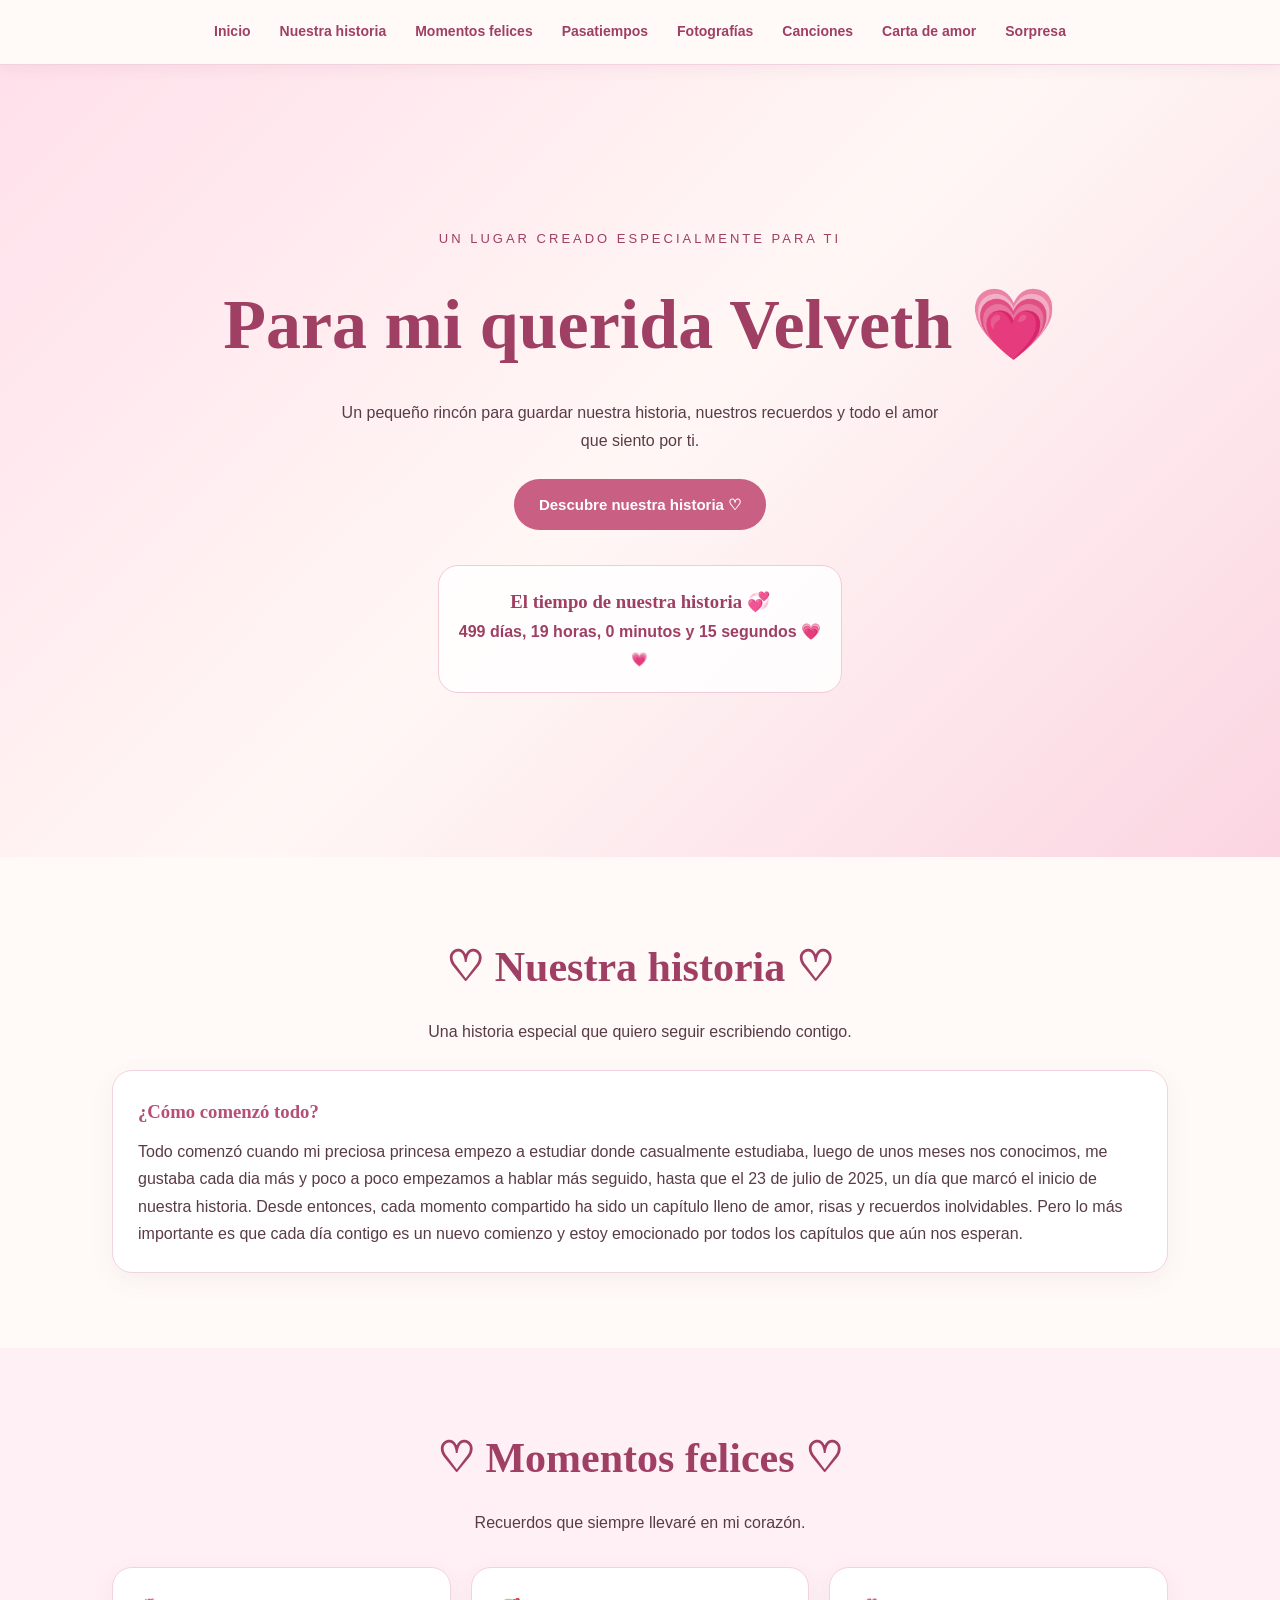
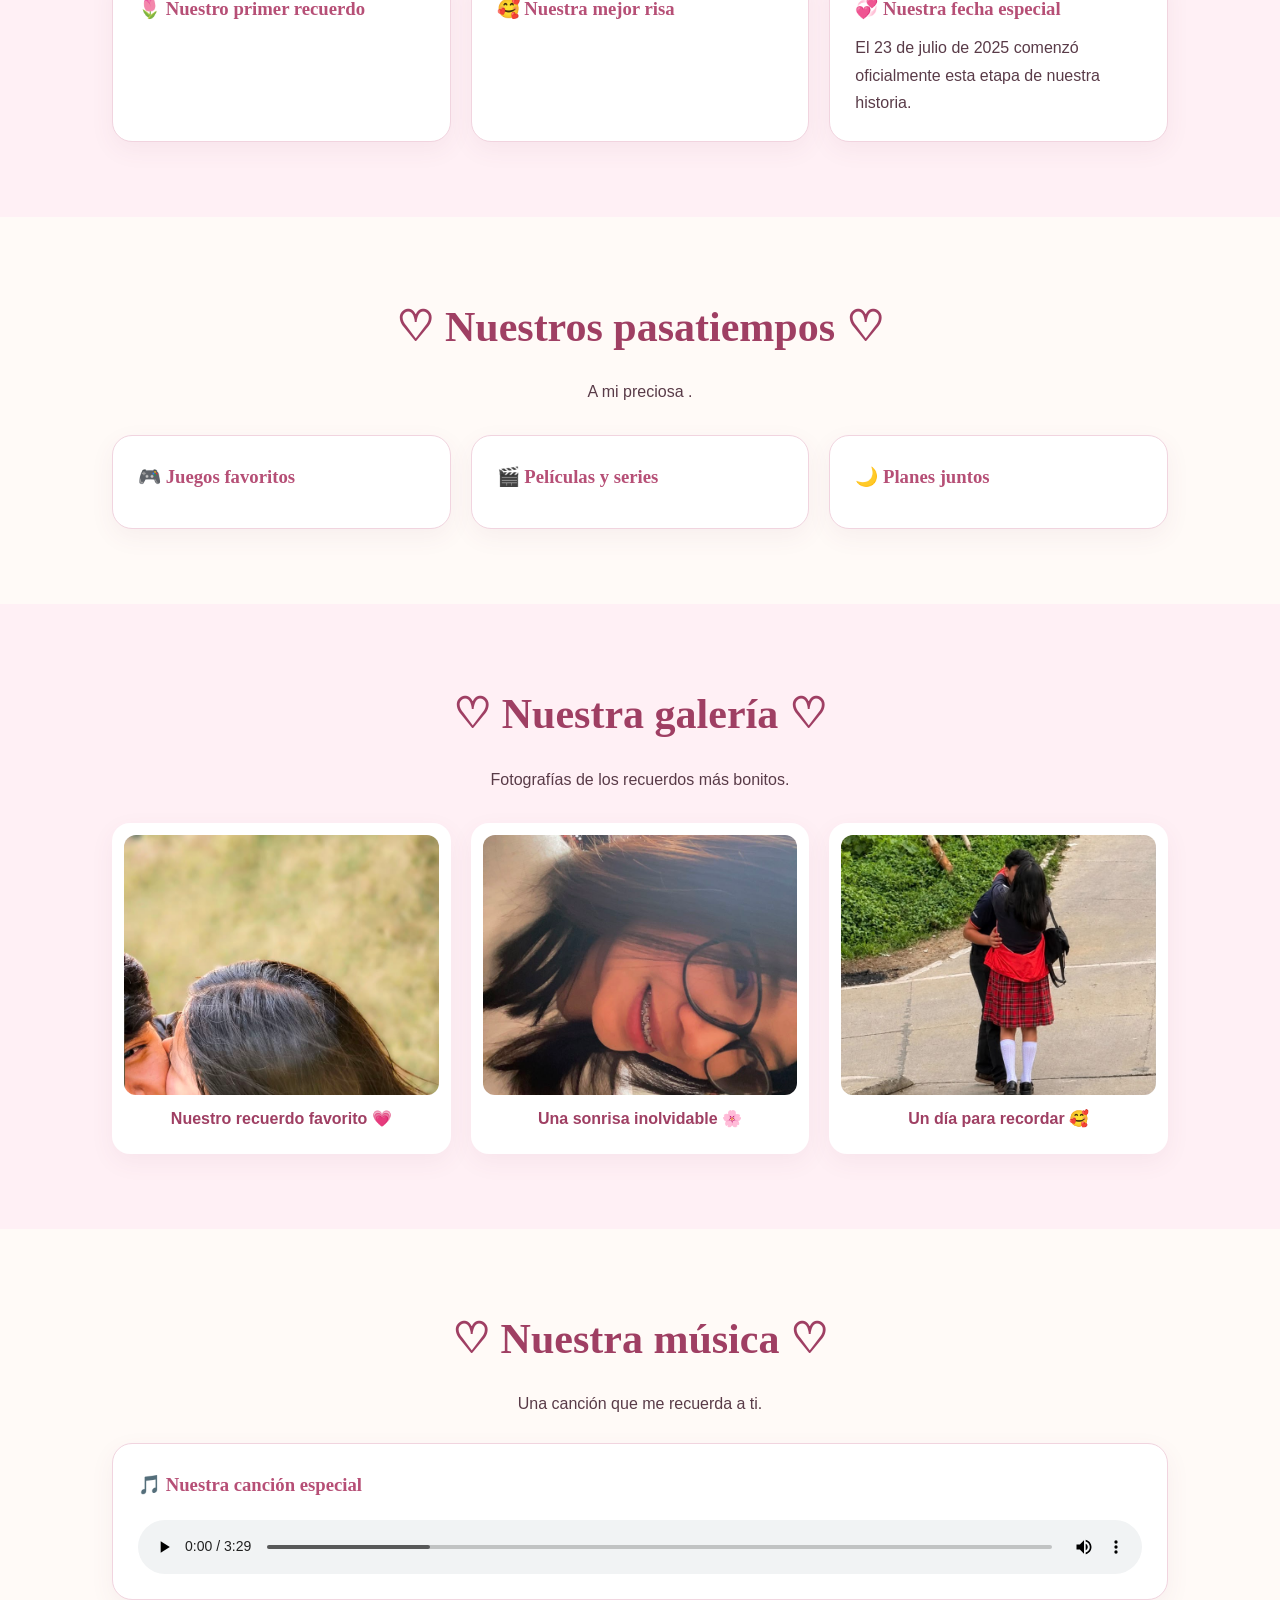
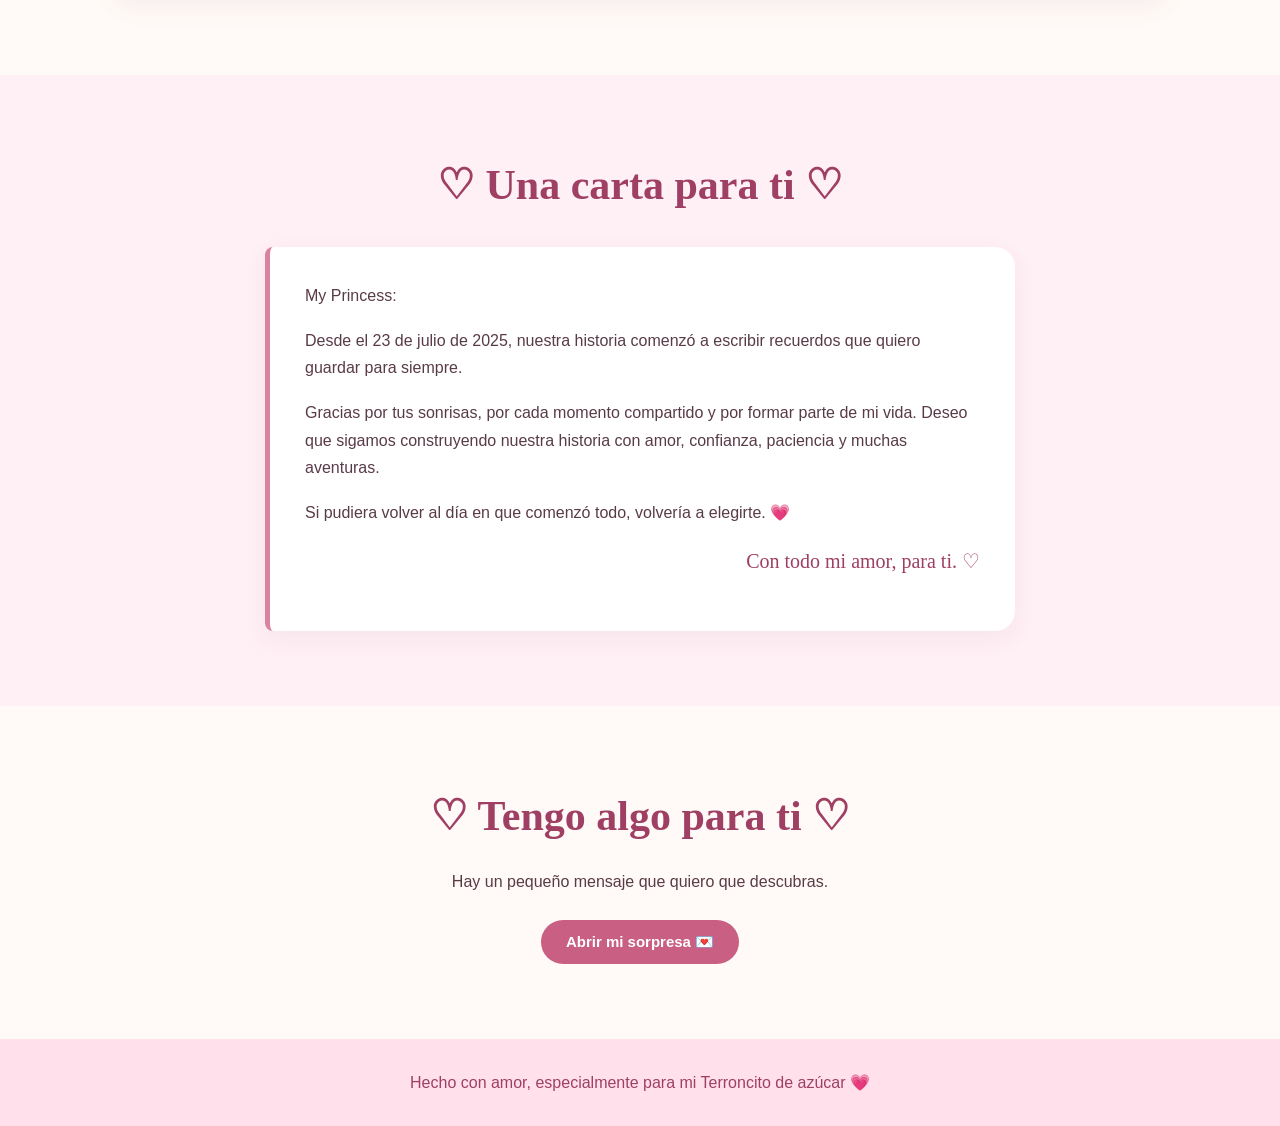
<file: index.html>
<!DOCTYPE html>
<html lang="es">
<head>
    <meta charset="UTF-8">
    <meta name="viewport" content="width=device-width, initial-scale=1.0">
    <meta name="theme-color" content="#ffe0eb">
    <title>Para Velveth 💗</title>
    <link rel="stylesheet" href="styles.css">
</head>
<body>

    <nav class="navbar" aria-label="Navegación principal">
        <a href="#inicio">Inicio</a>
        <a href="#historia">Nuestra historia</a>
        <a href="#momentos">Momentos felices</a>
        <a href="#pasatiempos">Pasatiempos</a>
        <a href="#galeria">Fotografías</a>
        <a href="#canciones">Canciones</a>
        <a href="#carta">Carta de amor</a>
        <a href="#sorpresa">Sorpresa</a>
    </nav>

    <header id="inicio" class="portada">
        <p class="subtitulo">Un lugar creado especialmente para ti</p>
        <h1>Para mi querida Velveth 💗</h1>
        <p class="descripcion">
            Un pequeño rincón para guardar nuestra historia,
            nuestros recuerdos y todo el amor que siento por ti.
        </p>

        <a href="#historia" class="boton">Descubre nuestra historia ♡</a>

        <div class="contador">
            <h3>El tiempo de nuestra historia 💞</h3>
            <p id="contador">Calculando...</p>
            <small>💗</small>
        </div>
    </header>

    <main>
        <section id="historia" class="seccion">
            <h2>♡ Nuestra historia ♡</h2>
            <p>Una historia especial que quiero seguir escribiendo contigo.</p>

            <div class="tarjeta">
                <h3>¿Cómo comenzó todo?</h3>
                <p>
                    Todo comenzó cuando mi preciosa princesa empezo a estudiar donde casualmente estudiaba, luego de unos meses nos conocimos, me gustaba cada dia más
                    y poco a poco empezamos a hablar más seguido, hasta que el 23 de julio de 2025, un día que marcó
                    el inicio de nuestra historia. Desde entonces, cada
                    momento compartido ha sido un capítulo lleno de amor,
                    risas y recuerdos inolvidables. Pero lo más importante es que cada día contigo es un nuevo comienzo
                    y estoy emocionado por todos los capítulos que aún nos esperan.
                </p>
            </div>
        </section>

        <section id="momentos" class="seccion rosa">
            <h2>♡ Momentos felices ♡</h2>
            <p>Recuerdos que siempre llevaré en mi corazón.</p>

            <div class="contenedor-tarjetas">
                <article class="tarjeta">
                    <h3>🌷 Nuestro primer recuerdo</h3>
                    <p></p>
                </article>

                <article class="tarjeta">
                    <h3>🥰 Nuestra mejor risa</h3>
                    <p></p>
                </article>

                <article class="tarjeta">
                    <h3>💞 Nuestra fecha especial</h3>
                    <p>El 23 de julio de 2025  comenzó oficialmente esta etapa de nuestra historia.</p>
                </article>
            </div>
        </section>

        <section id="pasatiempos" class="seccion">
            <h2>♡ Nuestros pasatiempos ♡</h2>
            <p>A mi preciosa .</p>

            <div class="contenedor-tarjetas">
                <article class="tarjeta">
                    <h3>🎮 Juegos favoritos</h3>
                    <p></p>
                </article>

                <article class="tarjeta">
                    <h3>🎬 Películas y series</h3>
                    <p></p>
                </article>

                <article class="tarjeta">
                    <h3>🌙 Planes juntos</h3>
                    <p></p>
                </article>
            </div>
        </section>

        <section id="galeria" class="seccion rosa">
            <h2>♡ Nuestra galería ♡</h2>
            <p>Fotografías de los recuerdos más bonitos.</p>

            <div class="galeria">
                <figure>
                    <img src="dia especial.jpeg" alt="Nuestro recuerdo favorito">
                    <figcaption>Nuestro recuerdo favorito 💗</figcaption>
                </figure>

                <figure>
                    <img src="sonrisa.jpeg" alt="Una sonrisa especial">
                    <figcaption>Una sonrisa inolvidable 🌸</figcaption>
                </figure>

                <figure>
                    <img src="recuerdo.jpeg" alt="Un día juntos">
                    <figcaption>Un día para recordar 🥰</figcaption>
                </figure>
            </div>
            
        </section>

        <section id="canciones" class="seccion">
            <h2>♡ Nuestra música ♡</h2>
            <p>Una canción que me recuerda a ti.</p>

            <div class="tarjeta">
                <h3>🎵 Nuestra canción especial</h3>

                <audio controls preload="metadata">
                    <source src="10 Eres Arte Lyric Video.mp3" type="audio/mpeg">
                    Tu navegador no admite la reproducción de audio.
                </audio>
            </div>
        </section>

        <section id="carta" class="seccion rosa">
            <h2>♡ Una carta para ti ♡</h2>

            <div class="carta">
                <p>My Princess:</p>

                <p>
                    Desde el 23 de julio de 2025, nuestra historia comenzó
                    a escribir recuerdos que quiero guardar para siempre.
                </p>

                <p>
                    Gracias por tus sonrisas, por cada momento compartido
                    y por formar parte de mi vida. Deseo que sigamos
                    construyendo nuestra historia con amor, confianza,
                    paciencia y muchas aventuras.
                </p>

                <p>
                    Si pudiera volver al día en que comenzó todo,
                    volvería a elegirte. 💗
                </p>

                <p class="firma">Con todo mi amor, para ti. ♡</p>
            </div>
        </section>

        <section id="sorpresa" class="seccion">
            <h2>♡ Tengo algo para ti ♡</h2>
            <p>Hay un pequeño mensaje que quiero que descubras.</p>

            <button class="boton" id="botonSorpresa" type="button">
                Abrir mi sorpresa 💌
            </button>

            <div id="mensajeSorpresa" class="tarjeta mensaje" hidden>
                <h3>¡Te elegiría una y mil veces! 💖</h3>
                <p>
                    Terroncito de azúcar, gracias por formar parte de mi vida.
                    Quiero seguir creando recuerdos contigo y que
                    nuestra historia tenga muchísimos capítulos más.
                    Te quiero muchísimo. ♡
                </p>
            </div>
        </section>
    </main>

    <footer>
        <p>Hecho con amor, especialmente para mi Terroncito de azúcar 💗</p>
        
    </footer>

    <script src="script.js"></script>
</body>
</html>
</file>
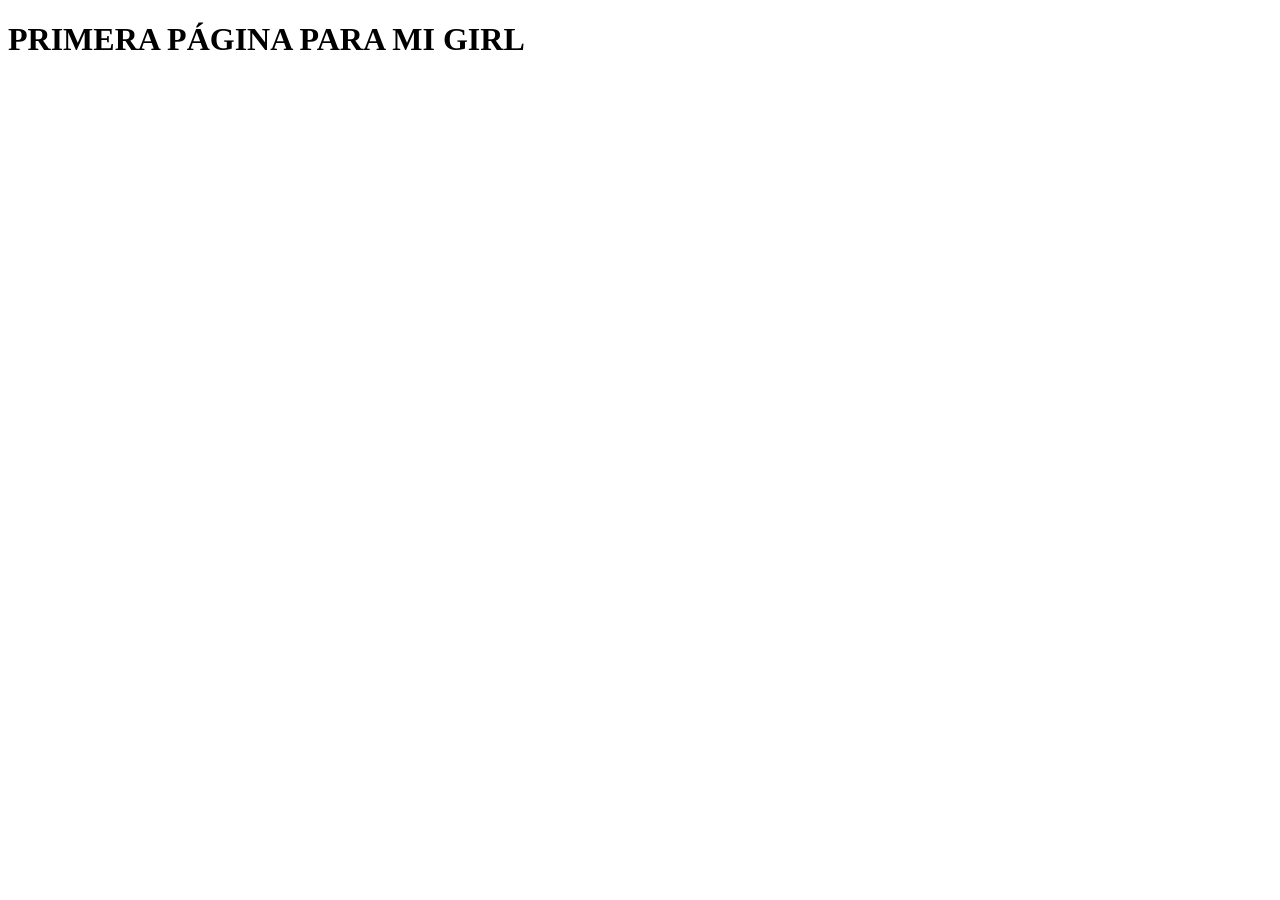
<file: 1ra web en internet/index.html>
<!DOCTYPE html>
<html lang="en">
<head>
    <meta charset="UTF-8">
    <meta name="viewport" content="width=device-width, initial-scale=1.0">
    <title>PARA MI VEL</title>
</head>
<body>
    <H1>PRIMERA PÁGINA PARA MI GIRL</H1>
</body>
</html>
</file>
<file: styles.css>
* {
    margin: 0;
    padding: 0;
    box-sizing: border-box;
    scroll-behavior: smooth;
}

:root {
    --rosa: #c95f83;
    --rosa-oscuro: #9f3f63;
    --rosa-claro: #fff0f5;
    --crema: #fffaf7;
    --texto: #593b48;
}

body {
    font-family: Arial, Helvetica, sans-serif;
    background: var(--crema);
    color: var(--texto);
    line-height: 1.7;
}

h1, h2, h3 {
    font-family: Georgia, "Times New Roman", serif;
}

/* PORTADA */

.portada {
    min-height: 88vh;
    padding: 70px 20px;
    display: flex;
    flex-direction: column;
    justify-content: center;
    align-items: center;
    text-align: center;
    background: linear-gradient(135deg, #ffe0eb, #fff7f5, #fbd5e2);
}

.subtitulo {
    color: var(--rosa-oscuro);
    text-transform: uppercase;
    letter-spacing: 3px;
    font-size: 13px;
}

.portada h1 {
    font-size: clamp(36px, 7vw, 70px);
    color: var(--rosa-oscuro);
    margin: 15px 0;
}

.descripcion {
    max-width: 600px;
    margin-bottom: 25px;
}

/* BOTONES */

.boton {
    display: inline-block;
    padding: 13px 25px;
    background: var(--rosa);
    color: white;
    text-decoration: none;
    border: none;
    border-radius: 30px;
    cursor: pointer;
    font-size: 15px;
    font-weight: bold;
    transition: 0.3s;
}

.boton:hover {
    background: var(--rosa-oscuro);
    transform: translateY(-3px);
}

/* CONTADOR */

.contador {
    margin-top: 35px;
    padding: 20px;
    background: #ffffffdc;
    border: 1px solid #f2cbd8;
    border-radius: 20px;
    max-width: 100%;
}

.contador h3 {
    color: var(--rosa-oscuro);
}

#contador {
    color: var(--rosa-oscuro);
    font-weight: bold;
}

/* NAVEGACIÓN */

.navbar {
    position: sticky;
    top: 0;
    z-index: 1000;
    display: flex;
    justify-content: center;
    align-items: center;
    flex-wrap: wrap;
    gap: 5px;
    padding: 12px;
    background: #fffaf7f5;
    border-bottom: 1px solid #f2d2df;
    box-shadow: 0 4px 15px #713c5010;
}

.navbar a {
    color: var(--rosa-oscuro);
    text-decoration: none;
    padding: 8px 12px;
    border-radius: 20px;
    font-size: 14px;
    font-weight: bold;
    transition: 0.3s;
}

.navbar a:hover {
    background: #ffe0eb;
}

/* SECCIONES */

.seccion {
    max-width: 1100px;
    margin: auto;
    padding: 75px 22px;
    text-align: center;
    scroll-margin-top: 110px;
}

.seccion h2 {
    color: var(--rosa-oscuro);
    font-size: clamp(28px, 5vw, 42px);
    margin-bottom: 15px;
}

.seccion > p {
    margin-bottom: 25px;
}

.rosa {
    max-width: none;
    background: var(--rosa-claro);
}

.rosa > * {
    max-width: 1056px;
    margin-left: auto;
    margin-right: auto;
}

/* TARJETAS */

.tarjeta {
    padding: 25px;
    text-align: left;
    background: white;
    border: 1px solid #f1d4df;
    border-radius: 20px;
    box-shadow: 0 8px 25px #81465c10;
}

.tarjeta h3 {
    color: #b64f76;
    margin-bottom: 10px;
}

.contenedor-tarjetas {
    display: grid;
    grid-template-columns: repeat(3, minmax(0, 1fr));
    gap: 20px;
    margin-top: 30px;
}

/* GALERÍA */

.galeria {
    display: grid;
    grid-template-columns: repeat(3, minmax(0, 1fr));
    gap: 20px;
    margin-top: 30px;
}

.galeria figure {
    background: white;
    padding: 12px;
    border-radius: 18px;
    box-shadow: 0 8px 25px #81465c10;
}

.galeria img {
    display: block;
    width: 100%;
    height: 260px;
    object-fit: cover;
    border-radius: 12px;
}

.galeria figcaption {
    color: var(--rosa-oscuro);
    font-weight: bold;
    padding: 10px 5px;
}

.nota {
    font-size: 14px;
    margin-top: 18px;
}

/* MÚSICA */

audio {
    display: block;
    width: 100%;
    margin-top: 20px;
}

/* CARTA */

.carta {
    max-width: 750px;
    margin: 25px auto 0;
    padding: 35px;
    background: white;
    text-align: left;
    border-left: 5px solid #d982a1;
    border-radius: 8px 20px 20px 8px;
    box-shadow: 0 8px 25px #81465c10;
}

.carta p {
    margin-bottom: 18px;
}

.firma {
    text-align: right;
    color: var(--rosa-oscuro);
    font-family: Georgia, serif;
    font-size: 20px;
}

/* SORPRESA */

.mensaje {
    max-width: 650px;
    margin: 25px auto 0;
    text-align: center;
    animation: aparecer 0.5s ease;
}

[hidden] {
    display: none !important;
}

@keyframes aparecer {
    from {
        opacity: 0;
        transform: translateY(15px);
    }
    to {
        opacity: 1;
        transform: translateY(0);
    }
}

/* PIE DE PÁGINA */

footer {
    padding: 30px 15px;
    text-align: center;
    background: #ffe0eb;
    color: var(--rosa-oscuro);
}

footer a {
    color: var(--rosa-oscuro);
    text-decoration: none;
}

/* DISEÑO PARA CELULARES */

@media (max-width: 750px) {
    .navbar {
        gap: 3px;
        padding: 8px 4px;
    }

    .navbar a {
        font-size: 12px;
        padding: 7px 9px;
    }

    .contenedor-tarjetas,
    .galeria {
        grid-template-columns: 1fr;
    }

    .galeria img {
        height: 300px;
    }

    .seccion {
        padding: 55px 18px;
    }

    .carta {
        padding: 25px;
    }
}
</file>
